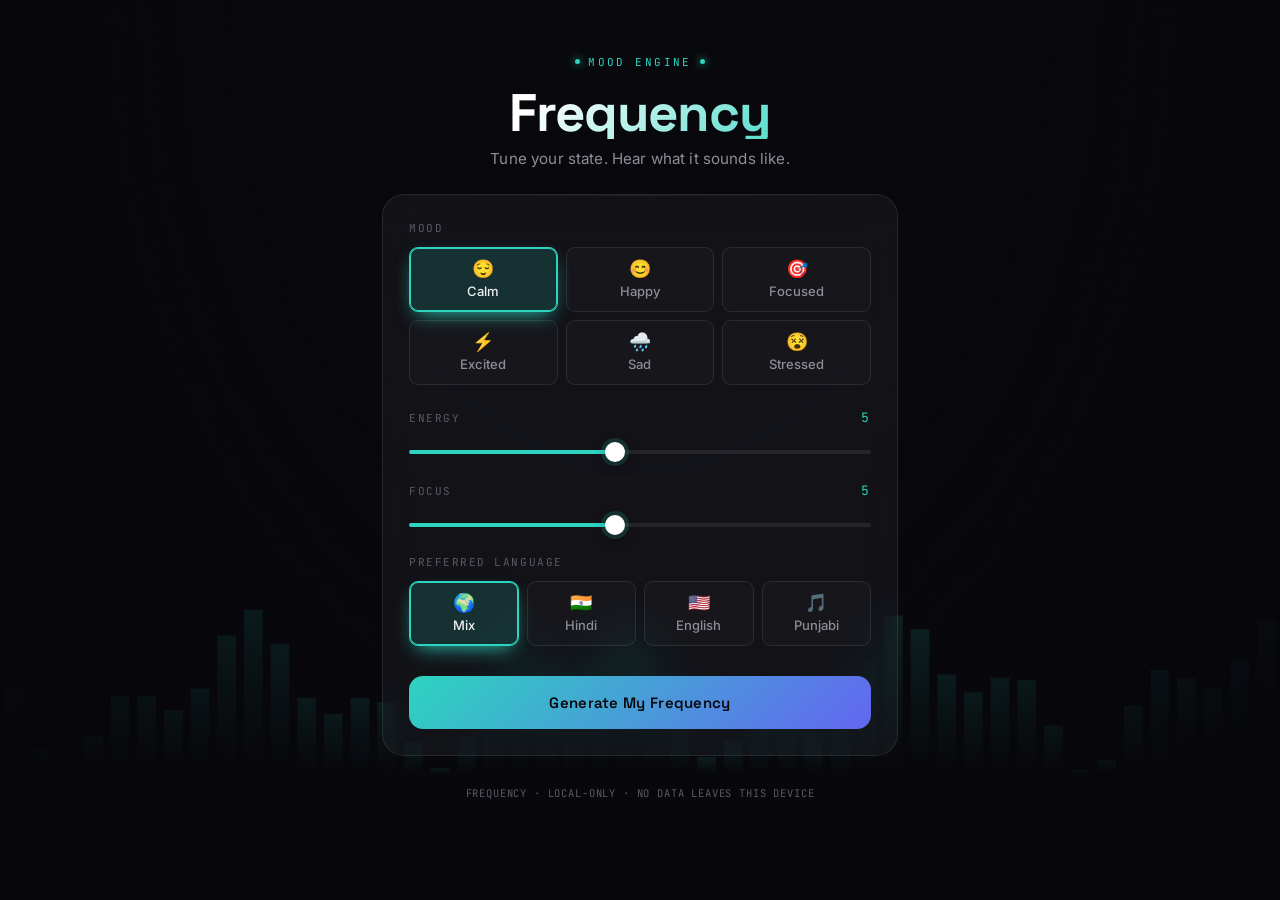
<file: frequency.html>
<!DOCTYPE html>
<html lang="en">

<head>
    <meta charset="UTF-8">
    <meta name="viewport" content="width=device-width, initial-scale=1.0, viewport-fit=cover">
    <title>Frequency — The Soundtrack of Your Emotions</title>

    <meta name="theme-color" content="#07070b">
    <meta name="apple-mobile-web-app-capable" content="yes">
    <meta name="apple-mobile-web-app-status-bar-style" content="black-translucent">
    <meta name="apple-mobile-web-app-title" content="Frequency">

    <link rel="preconnect" href="https://fonts.googleapis.com">
    <link rel="preconnect" href="https://fonts.gstatic.com" crossorigin>
    <link
        href="https://fonts.googleapis.com/css2?family=Space+Grotesk:wght@500;600;700&family=Inter:wght@400;500;600;700&family=JetBrains+Mono:wght@400;500&display=swap"
        rel="stylesheet">

    <style>
        :root {
            --bg: #07070b;
            --bg-2: #0c0c13;
            --glass: rgba(255, 255, 255, 0.045);
            --glass-strong: rgba(255, 255, 255, 0.07);
            --border: rgba(255, 255, 255, 0.09);
            --text: #f1f1f4;
            --text-muted: #8d8d99;
            --text-dim: #5a5a66;

            /* mood theme defaults (calm) */
            --accent: #2dd4bf;
            --accent-2: #6366f1;
            --accent-soft: rgba(45, 212, 191, 0.16);

            --radius-lg: 22px;
            --radius-md: 14px;
            --radius-sm: 9px;
            --ease: cubic-bezier(.16, 1, .3, 1);
        }

        * {
            margin: 0;
            padding: 0;
            box-sizing: border-box;
        }

        html {
            color-scheme: dark;
        }

        body {
            font-family: 'Inter', system-ui, -apple-system, sans-serif;
            background: var(--bg);
            color: var(--text);
            min-height: 100vh;
            overflow-x: hidden;
            position: relative;
            -webkit-font-smoothing: antialiased;
        }

        /* ---------- Ambient frequency canvas ---------- */
        #ambient {
            position: fixed;
            inset: 0;
            width: 100%;
            height: 100%;
            z-index: 0;
            opacity: .55;
            transition: opacity .8s var(--ease);
        }

        .grain {
            position: fixed;
            inset: 0;
            z-index: 1;
            pointer-events: none;
            opacity: .025;
            background-image: url("data:image/svg+xml,%3Csvg xmlns='http://www.w3.org/2000/svg' width='120' height='120'%3E%3Cfilter id='n'%3E%3CfeTurbulence type='fractalNoise' baseFrequency='0.9' numOctaves='2' stitchTiles='stitch'/%3E%3C/filter%3E%3Crect width='100%25' height='100%25' filter='url(%23n)'/%3E%3C/svg%3E");
        }

        .vignette {
            position: fixed;
            inset: 0;
            z-index: 1;
            pointer-events: none;
            background: radial-gradient(ellipse at 50% 0%, transparent 0%, transparent 35%, var(--bg) 92%);
        }

        /* ---------- Layout ---------- */
        .scene {
            position: relative;
            z-index: 2;
            max-width: 560px;
            margin: 0 auto;
            padding: 48px 22px 80px;
            display: flex;
            flex-direction: column;
            gap: 22px;
        }

        /* ---------- Header ---------- */
        header {
            text-align: center;
            margin-bottom: 4px;
        }

        .eyebrow {
            font-family: 'JetBrains Mono', monospace;
            font-size: 11px;
            letter-spacing: .22em;
            text-transform: uppercase;
            color: var(--accent);
            display: inline-flex;
            align-items: center;
            gap: 8px;
            margin-bottom: 18px;
            transition: color .6s var(--ease);
        }

        .eyebrow::before,
        .eyebrow::after {
            content: '';
            width: 5px;
            height: 5px;
            border-radius: 50%;
            background: var(--accent);
            box-shadow: 0 0 8px var(--accent);
            transition: background .6s var(--ease);
        }

        h1 {
            font-family: 'Space Grotesk', sans-serif;
            font-weight: 700;
            font-size: clamp(2.4rem, 9vw, 3.3rem);
            letter-spacing: -0.02em;
            line-height: 1;
            background: linear-gradient(135deg, #fff 30%, var(--accent) 90%);
            -webkit-background-clip: text;
            background-clip: text;
            color: transparent;
            transition: background .6s var(--ease);
        }

        .tagline {
            margin-top: 10px;
            color: var(--text-muted);
            font-size: 0.95rem;
            letter-spacing: .01em;
        }

        /* ---------- Glass panels ---------- */
        .panel {
            background: var(--glass);
            border: 1px solid var(--border);
            border-radius: var(--radius-lg);
            padding: 26px;
            backdrop-filter: blur(20px) saturate(140%);
            -webkit-backdrop-filter: blur(20px) saturate(140%);
            position: relative;
            overflow: hidden;
        }

        .panel::before {
            content: '';
            position: absolute;
            top: 0;
            left: 0;
            right: 0;
            height: 1px;
            background: linear-gradient(90deg, transparent, var(--glass-strong), transparent);
        }

        .field {
            margin-bottom: 24px;
        }

        .field:last-child {
            margin-bottom: 0;
        }

        .field-label {
            display: flex;
            justify-content: space-between;
            align-items: baseline;
            font-family: 'JetBrains Mono', monospace;
            font-size: 11px;
            letter-spacing: .14em;
            text-transform: uppercase;
            color: var(--text-dim);
            margin-bottom: 12px;
        }

        .field-label .value {
            color: var(--accent);
            font-size: 13px;
            transition: color .6s var(--ease);
        }

        /* ---------- Mood pills ---------- */
        .pill-grid {
            display: grid;
            grid-template-columns: repeat(3, 1fr);
            gap: 8px;
        }

        .pill {
            appearance: none;
            border: 1px solid var(--border);
            background: rgba(255, 255, 255, 0.02);
            color: var(--text-muted);
            border-radius: var(--radius-sm);
            padding: 12px 6px;
            font-family: 'Inter', sans-serif;
            font-size: 13px;
            font-weight: 500;
            cursor: pointer;
            display: flex;
            flex-direction: column;
            align-items: center;
            gap: 5px;
            transition: transform .25s var(--ease), border-color .25s, background .25s, color .25s;
        }

        .pill .ico {
            font-size: 18px;
            line-height: 1;
        }

        .pill:hover {
            transform: translateY(-2px);
            border-color: var(--glass-strong);
        }

        .pill.active {
            background: var(--accent-soft);
            border-color: var(--accent);
            color: var(--text);
            box-shadow: 0 0 0 1px var(--accent) inset, 0 8px 20px -8px var(--accent);
        }

        /* ---------- Language pills (single row) ---------- */
        .pill-row {
            display: grid;
            grid-template-columns: repeat(4, 1fr);
            gap: 8px;
        }

        /* ---------- Sliders ---------- */
        input[type="range"] {
            -webkit-appearance: none;
            width: 100%;
            height: 4px;
            border-radius: 4px;
            background: linear-gradient(90deg, var(--accent) var(--fill, 50%), rgba(255, 255, 255, 0.08) var(--fill, 50%));
            outline: none;
            transition: background .4s var(--ease);
        }

        input[type="range"]::-webkit-slider-thumb {
            -webkit-appearance: none;
            width: 20px;
            height: 20px;
            border-radius: 50%;
            background: #fff;
            box-shadow: 0 0 0 4px var(--accent-soft), 0 4px 12px rgba(0, 0, 0, .4);
            cursor: pointer;
            transition: box-shadow .4s var(--ease);
        }

        input[type="range"]::-moz-range-thumb {
            width: 20px;
            height: 20px;
            border: none;
            border-radius: 50%;
            background: #fff;
            box-shadow: 0 0 0 4px var(--accent-soft);
            cursor: pointer;
        }

        input[type="range"]::-moz-range-track {
            height: 4px;
            border-radius: 4px;
            background: rgba(255, 255, 255, 0.08);
        }

        /* ---------- Generate button ---------- */
        .generate {
            width: 100%;
            margin-top: 6px;
            padding: 17px;
            border: none;
            border-radius: var(--radius-md);
            font-family: 'Space Grotesk', sans-serif;
            font-weight: 600;
            font-size: 15px;
            letter-spacing: .02em;
            color: #07070b;
            cursor: pointer;
            position: relative;
            overflow: hidden;
            background: linear-gradient(135deg, var(--accent), var(--accent-2));
            transition: transform .25s var(--ease), filter .3s;
        }

        .generate::after {
            content: '';
            position: absolute;
            top: 0;
            left: -60%;
            width: 40%;
            height: 100%;
            background: linear-gradient(120deg, transparent, rgba(255, 255, 255, .55), transparent);
            transform: skewX(-20deg);
            transition: left .7s var(--ease);
        }

        .generate:hover::after {
            left: 130%;
        }

        .generate:hover {
            transform: translateY(-2px);
            filter: brightness(1.05);
        }

        .generate:active {
            transform: translateY(0) scale(.99);
        }

        .generate span {
            position: relative;
            z-index: 1;
        }

        /* ---------- Result panel ---------- */
        #resultPanel {
            display: none;
        }

        #resultPanel.show {
            display: block;
            animation: rise .6s var(--ease) both;
        }

        @keyframes rise {
            from {
                opacity: 0;
                transform: translateY(18px);
            }

            to {
                opacity: 1;
                transform: translateY(0);
            }
        }

        .eq-strip {
            height: 64px;
            display: flex;
            align-items: flex-end;
            gap: 3px;
            margin-bottom: 20px;
            border-radius: var(--radius-sm);
            padding: 10px 8px;
            background: rgba(0, 0, 0, 0.25);
            overflow: hidden;
        }

        .eq-bar {
            flex: 1;
            min-width: 2px;
            border-radius: 2px 2px 0 0;
            background: linear-gradient(180deg, var(--accent), var(--accent-2));
            transition: background .5s var(--ease);
        }

        .state-row {
            display: flex;
            align-items: center;
            justify-content: space-between;
            margin-bottom: 6px;
        }

        .state-title {
            font-family: 'Space Grotesk', sans-serif;
            font-size: 1.5rem;
            font-weight: 700;
        }

        .badge {
            font-family: 'JetBrains Mono', monospace;
            font-size: 10px;
            letter-spacing: .12em;
            text-transform: uppercase;
            color: var(--accent);
            border: 1px solid var(--accent);
            border-radius: 20px;
            padding: 4px 10px;
            background: var(--accent-soft);
            white-space: nowrap;
        }

        .meta-grid {
            display: grid;
            grid-template-columns: 1fr 1fr;
            gap: 14px;
            margin: 18px 0;
            padding: 16px 0;
            border-top: 1px solid var(--border);
            border-bottom: 1px solid var(--border);
        }

        .meta-item .k {
            font-family: 'JetBrains Mono', monospace;
            font-size: 10px;
            letter-spacing: .12em;
            text-transform: uppercase;
            color: var(--text-dim);
            margin-bottom: 4px;
        }

        .meta-item .v {
            font-size: 14px;
            color: var(--text);
        }

        .block-label {
            font-family: 'JetBrains Mono', monospace;
            font-size: 11px;
            letter-spacing: .14em;
            text-transform: uppercase;
            color: var(--text-dim);
            margin: 18px 0 10px;
        }

        .description {
            color: var(--text-muted);
            font-size: 14.5px;
            line-height: 1.65;
        }

        .track-list {
            list-style: none;
            margin-top: 4px;
            display: flex;
            flex-direction: column;
            gap: 2px;
        }

        .track {
            display: flex;
            align-items: center;
            gap: 14px;
            padding: 13px 10px;
            border-radius: var(--radius-sm);
            transition: background .25s;
        }

        .track:hover {
            background: rgba(255, 255, 255, 0.035);
        }

        .track .mini-eq {
            width: 18px;
            height: 18px;
            display: flex;
            align-items: center;
            justify-content: center;
            gap: 2px;
            flex-shrink: 0;
        }

        .mini-eq span {
            width: 3px;
            background: var(--accent);
            border-radius: 1px;
            animation: bounce 1.1s ease-in-out infinite;
        }

        .mini-eq span:nth-child(1) {
            height: 40%;
            animation-delay: 0s;
        }

        .mini-eq span:nth-child(2) {
            height: 100%;
            animation-delay: .2s;
        }

        .mini-eq span:nth-child(3) {
            height: 65%;
            animation-delay: .4s;
        }

        @keyframes bounce {

            0%,
            100% {
                transform: scaleY(.4);
            }

            50% {
                transform: scaleY(1);
            }
        }

        .track .name {
            font-size: 14px;
            color: var(--text);
            flex: 1;
        }

        .track .num {
            font-family: 'JetBrains Mono', monospace;
            font-size: 11px;
            color: var(--text-dim);
        }

        /* ---------- History strip ---------- */
        #historyStrip {
            display: none;
            align-items: center;
            gap: 8px;
            justify-content: center;
            flex-wrap: wrap;
            padding-top: 6px;
        }

        #historyStrip.show {
            display: flex;
        }

        .history-dot {
            width: 9px;
            height: 9px;
            border-radius: 50%;
            border: 1px solid var(--border);
            opacity: .7;
            transition: transform .2s;
        }

        .history-dot:hover {
            transform: scale(1.3);
        }

        #historyLabel {
            font-family: 'JetBrains Mono', monospace;
            font-size: 10px;
            color: var(--text-dim);
            letter-spacing: .1em;
            text-transform: uppercase;
            margin-right: 6px;
        }

        footer {
            text-align: center;
            margin-top: 8px;
            font-family: 'JetBrains Mono', monospace;
            font-size: 10.5px;
            letter-spacing: .08em;
            color: var(--text-dim);
        }

        @media (prefers-reduced-motion: reduce) {
            * {
                animation-duration: .001ms !important;
                transition-duration: .001ms !important;
            }
        }

        @media (max-width:380px) {
            .pill-grid {
                grid-template-columns: repeat(2, 1fr);
            }
        }

        /* Focus visibility */
        button:focus-visible,
        input:focus-visible,
        .pill:focus-visible {
            outline: 2px solid var(--accent);
            outline-offset: 2px;
        }
    </style>
</head>

<body data-mood="calm">

    <canvas id="ambient"></canvas>
    <div class="grain"></div>
    <div class="vignette"></div>

    <div class="scene">

        <header>
            <div class="eyebrow">Mood Engine</div>
            <h1>Frequency</h1>
            <p class="tagline">Tune your state. Hear what it sounds like.</p>
        </header>

        <!-- Controls -->
        <section class="panel" id="controlPanel">

            <div class="field">
                <div class="field-label"><span>Mood</span></div>
                <div class="pill-grid" id="moodGrid" role="radiogroup" aria-label="Mood">
                    <button class="pill active" data-mood="calm" role="radio" aria-checked="true"><span
                            class="ico">😌</span>Calm</button>
                    <button class="pill" data-mood="happy" role="radio" aria-checked="false"><span
                            class="ico">😊</span>Happy</button>
                    <button class="pill" data-mood="focused" role="radio" aria-checked="false"><span
                            class="ico">🎯</span>Focused</button>
                    <button class="pill" data-mood="excited" role="radio" aria-checked="false"><span
                            class="ico">⚡</span>Excited</button>
                    <button class="pill" data-mood="sad" role="radio" aria-checked="false"><span
                            class="ico">🌧️</span>Sad</button>
                    <button class="pill" data-mood="stressed" role="radio" aria-checked="false"><span
                            class="ico">😵</span>Stressed</button>
                </div>
            </div>

            <div class="field">
                <div class="field-label"><span>Energy</span><span class="value" id="energyValue">5</span></div>
                <input type="range" id="energy" min="1" max="10" value="5" aria-label="Energy level">
            </div>

            <div class="field">
                <div class="field-label"><span>Focus</span><span class="value" id="focusValue">5</span></div>
                <input type="range" id="focus" min="1" max="10" value="5" aria-label="Focus level">
            </div>

            <div class="field">
                <div class="field-label"><span>Preferred Language</span></div>
                <div class="pill-row" id="languageRow" role="radiogroup" aria-label="Preferred language">
                    <button class="pill active" data-lang="mix" role="radio" aria-checked="true"><span
                            class="ico">🌍</span>Mix</button>
                    <button class="pill" data-lang="hindi" role="radio" aria-checked="false"><span
                            class="ico">🇮🇳</span>Hindi</button>
                    <button class="pill" data-lang="english" role="radio" aria-checked="false"><span
                            class="ico">🇺🇸</span>English</button>
                    <button class="pill" data-lang="punjabi" role="radio" aria-checked="false"><span
                            class="ico">🎵</span>Punjabi</button>
                </div>
            </div>

            <button class="generate" id="generateBtn"><span>Generate My Frequency</span></button>
        </section>

        <!-- Result -->
        <section class="panel" id="resultPanel" aria-live="polite">
            <div class="eq-strip" id="eqStrip"></div>

            <div class="state-row">
                <div class="state-title" id="stateTitle">—</div>
                <div class="badge" id="stateBadge">LIVE</div>
            </div>

            <div class="meta-grid">
                <div class="meta-item">
                    <div class="k">Mood</div>
                    <div class="v" id="metaMood">—</div>
                </div>
                <div class="meta-item">
                    <div class="k">Language</div>
                    <div class="v" id="metaLang">—</div>
                </div>
                <div class="meta-item">
                    <div class="k">Energy</div>
                    <div class="v" id="metaEnergy">—</div>
                </div>
                <div class="meta-item">
                    <div class="k">Focus</div>
                    <div class="v" id="metaFocus">—</div>
                </div>
            </div>

            <div class="block-label">Soundscape</div>
            <p class="description" id="soundscapeText">—</p>

            <div class="block-label">Recommendation</div>
            <p class="description" id="recommendationText">—</p>

            <div class="block-label">Recommended Tracks</div>
            <ul class="track-list" id="trackList"></ul>
        </section>

        <div id="historyStrip">
            <span id="historyLabel">Recent</span>
        </div>

        <footer>FREQUENCY · LOCAL-ONLY · NO DATA LEAVES THIS DEVICE</footer>

    </div>

    <script>
        document.addEventListener('DOMContentLoaded', () => {

            /* ============ Theme tokens per mood ============ */
            const THEMES = {
                calm: { accent: '#2dd4bf', accent2: '#6366f1' },
                happy: { accent: '#fbbf24', accent2: '#fb923c' },
                focused: { accent: '#34d399', accent2: '#06b6d4' },
                excited: { accent: '#f472b6', accent2: '#ef4444' },
                sad: { accent: '#7c93b8', accent2: '#475569' },
                stressed: { accent: '#ef4444', accent2: '#7f1d1d' }
            };

            function hexToRgb(hex) {
                const h = hex.replace('#', '');
                const n = parseInt(h, 16);
                return [(n >> 16) & 255, (n >> 8) & 255, n & 255];
            }

            function applyTheme(mood) {
                const t = THEMES[mood] || THEMES.calm;
                const root = document.documentElement.style;
                root.setProperty('--accent', t.accent);
                root.setProperty('--accent-2', t.accent2);
                const rgb = hexToRgb(t.accent);
                root.setProperty('--accent-soft', `rgba(${rgb[0]},${rgb[1]},${rgb[2]},0.16)`);
                document.body.setAttribute('data-mood', mood);
            }

            /* ============ Song database ============ */
            const songs = {
                calm: { hindi: ["Kasoor - Prateek Kuhad", "Safarnama"], english: ["Sunset Lover - Petit Biscuit", "Paradise - Coldplay"], punjabi: ["Waalian - Harnoor", "Kina Chir - The PropheC"] },
                happy: { hindi: ["Ilahi", "Zinda"], english: ["Blinding Lights", "Levitating"], punjabi: ["Brown Munde", "Born To Shine"] },
                focused: { hindi: ["Lakshya Theme"], english: ["Deep Focus Playlist"], punjabi: ["Punjabi LoFi Mix"] },
                excited: { hindi: ["Apna Time Aayega", "Kar Har Maidaan Fateh"], english: ["Believer", "Can't Hold Us"], punjabi: ["Winning Speech", "Insane"] },
                sad: { hindi: ["Channa Mereya", "Kabira"], english: ["Someone You Loved", "Fix You"], punjabi: ["Qismat", "Faasle"] },
                stressed: { hindi: ["Kun Faya Kun", "Iktara"], english: ["Weightless", "River Flows In You"], punjabi: ["Waalian", "Kina Chir"] }
            };

            const STATE_COPY = {
                calm: { high: "Creative Flow", low: "Balanced Calm", sound: "Ambient synth and soft piano, low in the mix.", rec: "Good window for creative or open-ended work." },
                happy: { high: "Momentum Mode", low: "Positive Vibes", sound: "Upbeat melodies and energetic beats.", rec: "Channel this into something you've been putting off." },
                focused: { high: "Deep Work Mode", low: "Deep Work Mode", sound: "Lo-fi focus beats, steady and unobtrusive.", rec: "Ideal for coding, writing, or studying in long stretches." },
                excited: { high: "Hyper Momentum", low: "Hyper Momentum", sound: "Synthwave and energetic bass.", rec: "Capture ideas now, before the spike settles." },
                sad: { high: "Reflection Mode", low: "Reflection Mode", sound: "Rain ambience layered under slow piano.", rec: "Take time for yourself before deciding anything." },
                stressed: { high: "Recovery Mode", low: "Recovery Mode", sound: "Breathing tones and calming low-frequency ambience.", rec: "Slow down. Recharge before the next thing." }
            };

            /* ============ Elements ============ */
            const moodGrid = document.getElementById('moodGrid');
            const languageRow = document.getElementById('languageRow');
            const energySlider = document.getElementById('energy');
            const focusSlider = document.getElementById('focus');
            const energyValue = document.getElementById('energyValue');
            const focusValue = document.getElementById('focusValue');
            const generateBtn = document.getElementById('generateBtn');
            const resultPanel = document.getElementById('resultPanel');
            const eqStrip = document.getElementById('eqStrip');
            const historyStrip = document.getElementById('historyStrip');

            let currentMood = 'calm';
            let currentLang = 'mix';

            function setFillVar(slider) {
                const pct = ((slider.value - slider.min) / (slider.max - slider.min)) * 100;
                slider.style.setProperty('--fill', pct + '%');
            }
            setFillVar(energySlider);
            setFillVar(focusSlider);

            /* ============ Pill selection ============ */
            function selectPill(group, target, onSelect) {
                group.querySelectorAll('.pill').forEach(p => {
                    p.classList.remove('active');
                    p.setAttribute('aria-checked', 'false');
                });
                target.classList.add('active');
                target.setAttribute('aria-checked', 'true');
                onSelect();
            }

            moodGrid.addEventListener('click', e => {
                const btn = e.target.closest('.pill');
                if (!btn) return;
                selectPill(moodGrid, btn, () => {
                    currentMood = btn.dataset.mood;
                    applyTheme(currentMood);
                });
            });

            languageRow.addEventListener('click', e => {
                const btn = e.target.closest('.pill');
                if (!btn) return;
                selectPill(languageRow, btn, () => { currentLang = btn.dataset.lang; });
            });

            energySlider.addEventListener('input', () => {
                energyValue.textContent = energySlider.value;
                setFillVar(energySlider);
            });
            focusSlider.addEventListener('input', () => {
                focusValue.textContent = focusSlider.value;
                setFillVar(focusSlider);
            });

            /* ============ Mini equalizer strip (result panel) ============ */
            const EQ_BARS = 28;
            for (let i = 0; i < EQ_BARS; i++) {
                const bar = document.createElement('div');
                bar.className = 'eq-bar';
                eqStrip.appendChild(bar);
            }
            let eqRAF = null;
            function animateEqStrip(intensity) {
                const bars = eqStrip.querySelectorAll('.eq-bar');
                let t = 0;
                if (eqRAF) cancelAnimationFrame(eqRAF);
                function frame() {
                    t += 0.06;
                    bars.forEach((b, i) => {
                        const wave = Math.sin(t + i * 0.4) * 0.5 + 0.5;
                        const noise = Math.random() * 0.25;
                        const h = Math.max(6, (wave * 0.7 + noise) * intensity * 56);
                        b.style.height = h + 'px';
                    });
                    eqRAF = requestAnimationFrame(frame);
                }
                frame();
            }

            /* ============ Generate ============ */
            generateBtn.addEventListener('click', () => {
                const energy = Number(energySlider.value);
                const focus = Number(focusSlider.value);
                const copy = STATE_COPY[currentMood];
                const isHigh = energy > 6 && focus > 6;
                const state = copy[isHigh ? 'high' : 'low'];

                let recommendations = [];
                if (currentLang === 'mix') {
                    recommendations = [songs[currentMood].hindi[0], songs[currentMood].english[0], songs[currentMood].punjabi[0]];
                } else {
                    recommendations = songs[currentMood][currentLang];
                }

                document.getElementById('stateTitle').textContent = state;
                document.getElementById('stateBadge').textContent = 'NOW PLAYING';
                document.getElementById('metaMood').textContent = currentMood;
                document.getElementById('metaLang').textContent = currentLang;
                document.getElementById('metaEnergy').textContent = energy + ' / 10';
                document.getElementById('metaFocus').textContent = focus + ' / 10';
                document.getElementById('soundscapeText').textContent = copy.sound;
                document.getElementById('recommendationText').textContent = copy.rec;

                const trackList = document.getElementById('trackList');
                trackList.innerHTML = recommendations.map((song, i) => `
      <li class="track">
        <span class="mini-eq"><span></span><span></span><span></span></span>
        <span class="name">${song}</span>
        <span class="num">${String(i + 1).padStart(2, '0')}</span>
      </li>
    `).join('');

                resultPanel.classList.add('show');
                animateEqStrip(0.55 + (energy / 10) * 0.6);

                if ('vibrate' in navigator) navigator.vibrate(60);

                resultPanel.scrollIntoView({ behavior: 'smooth', block: 'start' });

                saveHistory(currentMood, energy, focus, currentLang);
            });

            /* ============ Local history ============ */
            function saveHistory(mood, energy, focus, language) {
                let history = [];
                try { history = JSON.parse(localStorage.getItem('frequencyHistory')) || []; } catch (e) { history = []; }
                history.push({ mood, energy, focus, language, timestamp: new Date().toISOString() });
                if (history.length > 24) history = history.slice(-24);
                try { localStorage.setItem('frequencyHistory', JSON.stringify(history)); } catch (e) { }
                renderHistory(history);
            }

            function renderHistory(history) {
                if (!history || !history.length) return;
                historyStrip.classList.add('show');
                const existingDots = historyStrip.querySelectorAll('.history-dot');
                existingDots.forEach(d => d.remove());
                history.slice(-10).forEach(entry => {
                    const dot = document.createElement('div');
                    dot.className = 'history-dot';
                    const t = THEMES[entry.mood] || THEMES.calm;
                    dot.style.background = t.accent;
                    dot.title = `${entry.mood} · energy ${entry.energy} · focus ${entry.focus}`;
                    historyStrip.appendChild(dot);
                });
            }

            try {
                const stored = JSON.parse(localStorage.getItem('frequencyHistory')) || [];
                renderHistory(stored);
            } catch (e) { }

            /* ============ Ambient background frequency visualizer ============ */
            const canvas = document.getElementById('ambient');
            const ctx = canvas.getContext('2d');
            const reduceMotion = window.matchMedia('(prefers-reduced-motion: reduce)').matches;

            function resize() {
                canvas.width = window.innerWidth * devicePixelRatio;
                canvas.height = window.innerHeight * devicePixelRatio;
                canvas.style.width = window.innerWidth + 'px';
                canvas.style.height = window.innerHeight + 'px';
            }
            resize();
            window.addEventListener('resize', resize);

            const BAR_COUNT = 48;
            let phase = 0;

            function getAccentRGB() {
                const accent = getComputedStyle(document.documentElement).getPropertyValue('--accent').trim() || '#2dd4bf';
                return hexToRgb(accent);
            }

            function drawFrame() {
                const w = canvas.width, h = canvas.height;
                ctx.clearRect(0, 0, w, h);

                const energy = Number(energySlider.value) / 10;
                const focus = Number(focusSlider.value) / 10;
                const amp = 0.18 + energy * 0.5;
                const speed = 0.01 + energy * 0.02;
                const calmFactor = 1 - focus * 0.3;

                const [r, g, b] = getAccentRGB();
                const barWidth = w / BAR_COUNT;
                const baseY = h * 0.86;

                for (let i = 0; i < BAR_COUNT; i++) {
                    const n = Math.sin(phase * speed * 40 + i * 0.5) * 0.5 + 0.5;
                    const n2 = Math.sin(phase * speed * 17 + i * 1.3 + 2) * 0.5 + 0.5;
                    const height = (n * 0.6 + n2 * 0.4) * amp * h * calmFactor * 0.5;
                    const x = i * barWidth;
                    const grad = ctx.createLinearGradient(0, baseY, 0, baseY - height);
                    grad.addColorStop(0, `rgba(${r},${g},${b},0.0)`);
                    grad.addColorStop(1, `rgba(${r},${g},${b},0.35)`);
                    ctx.fillStyle = grad;
                    ctx.fillRect(x + barWidth * 0.15, baseY - height, barWidth * 0.7, height);
                }

                phase += 1;
                if (!reduceMotion) {
                    requestAnimationFrame(drawFrame);
                }
            }

            drawFrame();
            if (reduceMotion) {
                // Redraw occasionally instead of a continuous loop
                setInterval(drawFrame, 4000);
            }

            applyTheme(currentMood);
        });
    </script>

</body>

</html>
</file>
